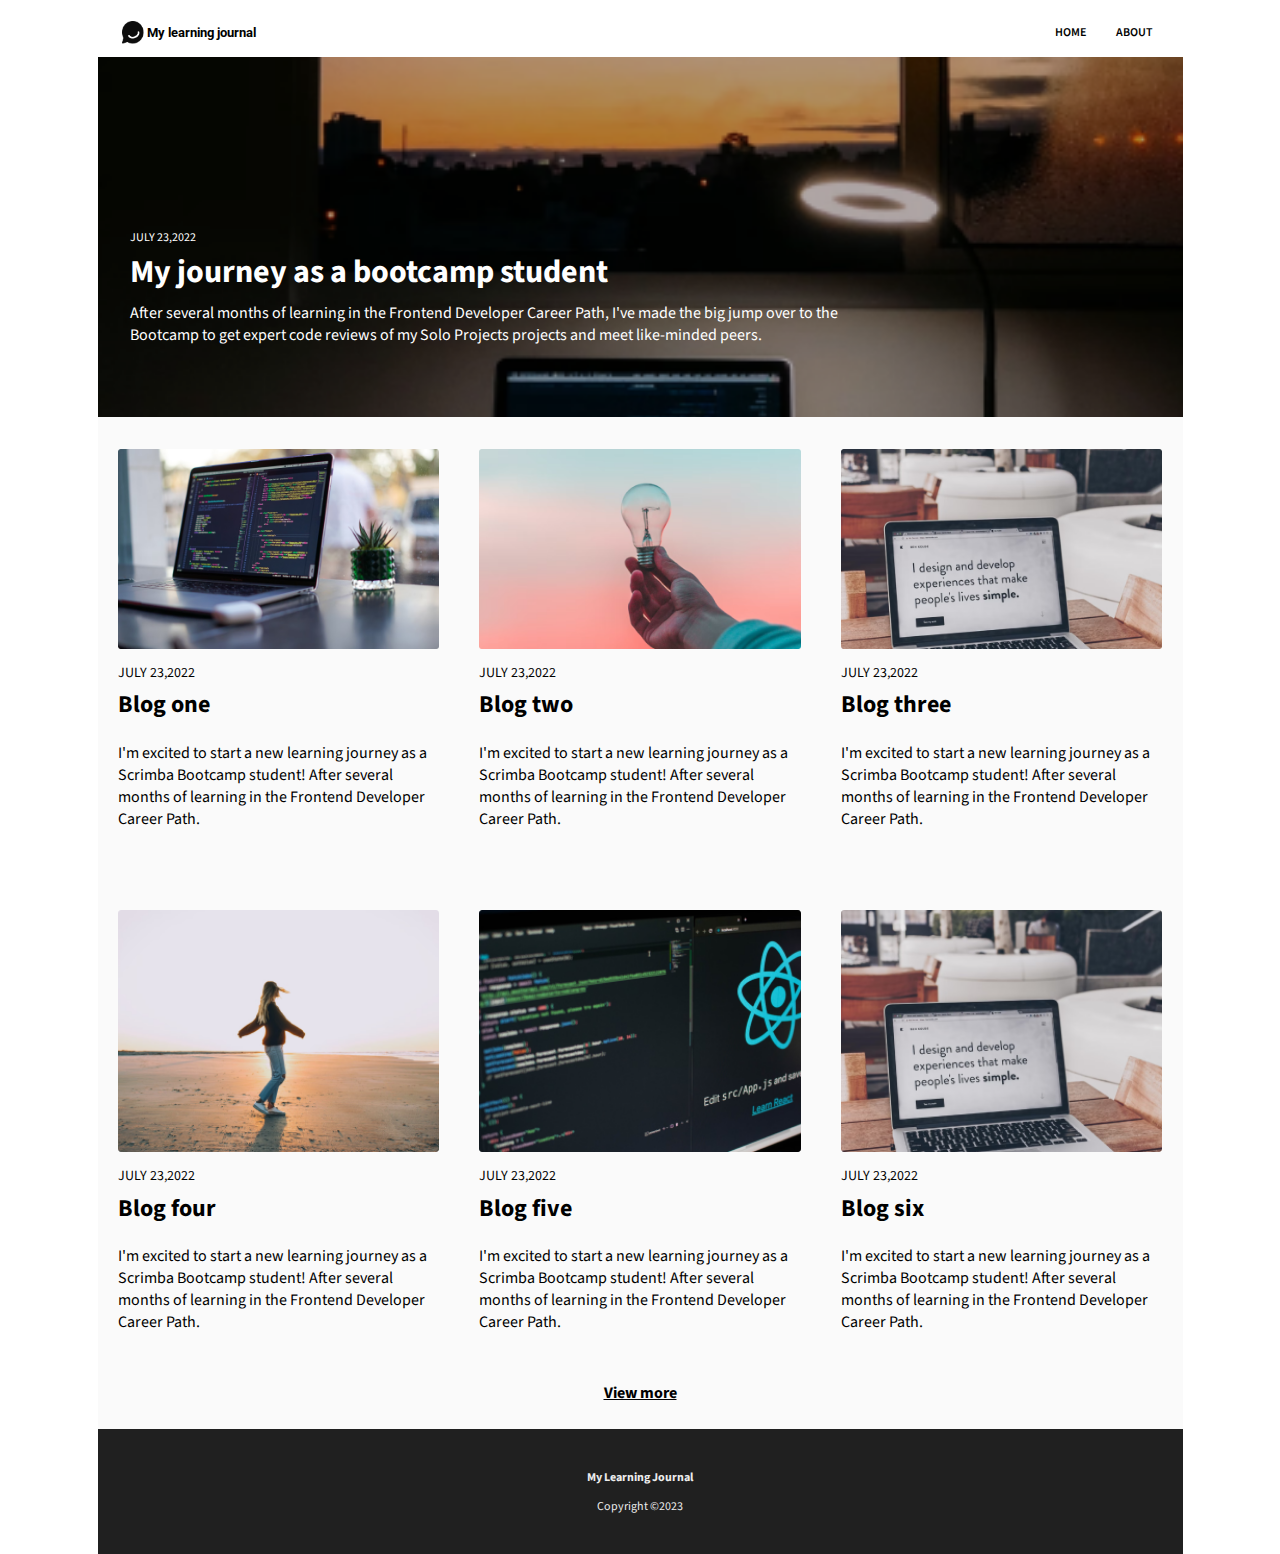
<file: index.html>
<!DOCTYPE html>
<html lang="en">
  <head>
    <meta charset="UTF-8" />
    <meta http-equiv="X-UA-Compatible" content="IE=edge" />
    <meta name="viewport" content="width=device-width, initial-scale=1.0" />
    <link href="style.css" rel="stylesheet" />
    <link rel="preconnect" href="https://fonts.googleapis.com" />
    <link rel="preconnect" href="https://fonts.gstatic.com" crossorigin />
    <link
      href="https://fonts.googleapis.com/css2?family=Roboto:ital,wght@0,100;0,300;0,400;0,500;0,700;0,900;1,100;1,300;1,400;1,500;1,700;1,900&family=Source+Sans+Pro:ital,wght@0,200;0,300;0,400;0,600;0,700;0,900;1,200;1,300;1,400;1,600;1,700;1,900&display=swap"
      rel="stylesheet"
    />
    <title>Document</title>
  </head>
  <body>
    <header class="header--container">
      <div class="header--line">
        <img src="./images/image 17.png" alt="logo" />
        <h3>My learning journal</h3>
      </div>
      <nav>
        <ul class="navbar">
          <li><a href="index.html">Home</a></li>
          <li><a href="about.html">About</a></li>
        </ul>
      </nav>
    </header>
    <main>
      <hero class="hero">
        <article class="article--featured">
          <p class="article--featured--date">July 23,2022</p>
          <h1 class="article--featured--title">
            <a href="featured.html">My journey as a bootcamp student</a>
          </h1>
          <p class="article--featured--intro">
            After several months of learning in the Frontend Developer Career
            Path, I've made the big jump over to the Bootcamp to get expert code
            reviews of my Solo Projects projects and meet like-minded peers.
          </p>
        </article>
      </hero>
      <section class="articles--container">
        <article class="article--recent">
          <img src="./images/article-image-03.png" />
          <p class="article--date">July 23,2022</p>
          <h2 class="article--title">Blog one</h2>
          <p class="article--intro">
            I'm excited to start a new learning journey as a Scrimba Bootcamp
            student! After several months of learning in the Frontend Developer
            Career Path.
          </p>
        </article>
        <article class="article--recent">
          <img src="./images/article-image-02.png" />
          <p class="article--date">July 23,2022</p>
          <h2 class="article--title">Blog two</h2>
          <p class="article--intro">
            I'm excited to start a new learning journey as a Scrimba Bootcamp
            student! After several months of learning in the Frontend Developer
            Career Path.
          </p>
        </article>
        <article class="article--recent">
          <img src="./images/article-image-01.png" />
          <p class="article--date">July 23,2022</p>
          <h2 class="article--title">Blog three</h2>
          <p class="article--intro">
            I'm excited to start a new learning journey as a Scrimba Bootcamp
            student! After several months of learning in the Frontend Developer
            Career Path.
          </p>
        </article>
        <article class="article--recent">
          <img src="./images/blog-image-03.png" />
          <p class="article--date">July 23,2022</p>
          <h2 class="article--title">Blog four</h2>
          <p class="article--intro">
            I'm excited to start a new learning journey as a Scrimba Bootcamp
            student! After several months of learning in the Frontend Developer
            Career Path.
          </p>
        </article>
        <article class="article--recent">
          <img src="./images/blog-image-01.png" />
          <p class="article--date">July 23,2022</p>
          <h2 class="article--title">Blog five</h2>
          <p class="article--intro">
            I'm excited to start a new learning journey as a Scrimba Bootcamp
            student! After several months of learning in the Frontend Developer
            Career Path.
          </p>
        </article>
        <article class="article--recent">
          <img src="./images/blog-image-02.png" />
          <p class="article--date">July 23,2022</p>
          <h2 class="article--title">Blog six</h2>
          <p class="article--intro">
            I'm excited to start a new learning journey as a Scrimba Bootcamp
            student! After several months of learning in the Frontend Developer
            Career Path.
          </p>
        </article>
      </section>
      <div class="view--more"><a href="#">View more</a></div>
    </main>
    <footer>
      <p><strong>My Learning Journal</strong></p>
      <p>Copyright ©2023</p>
    </footer>
  </body>
</html>
</file>
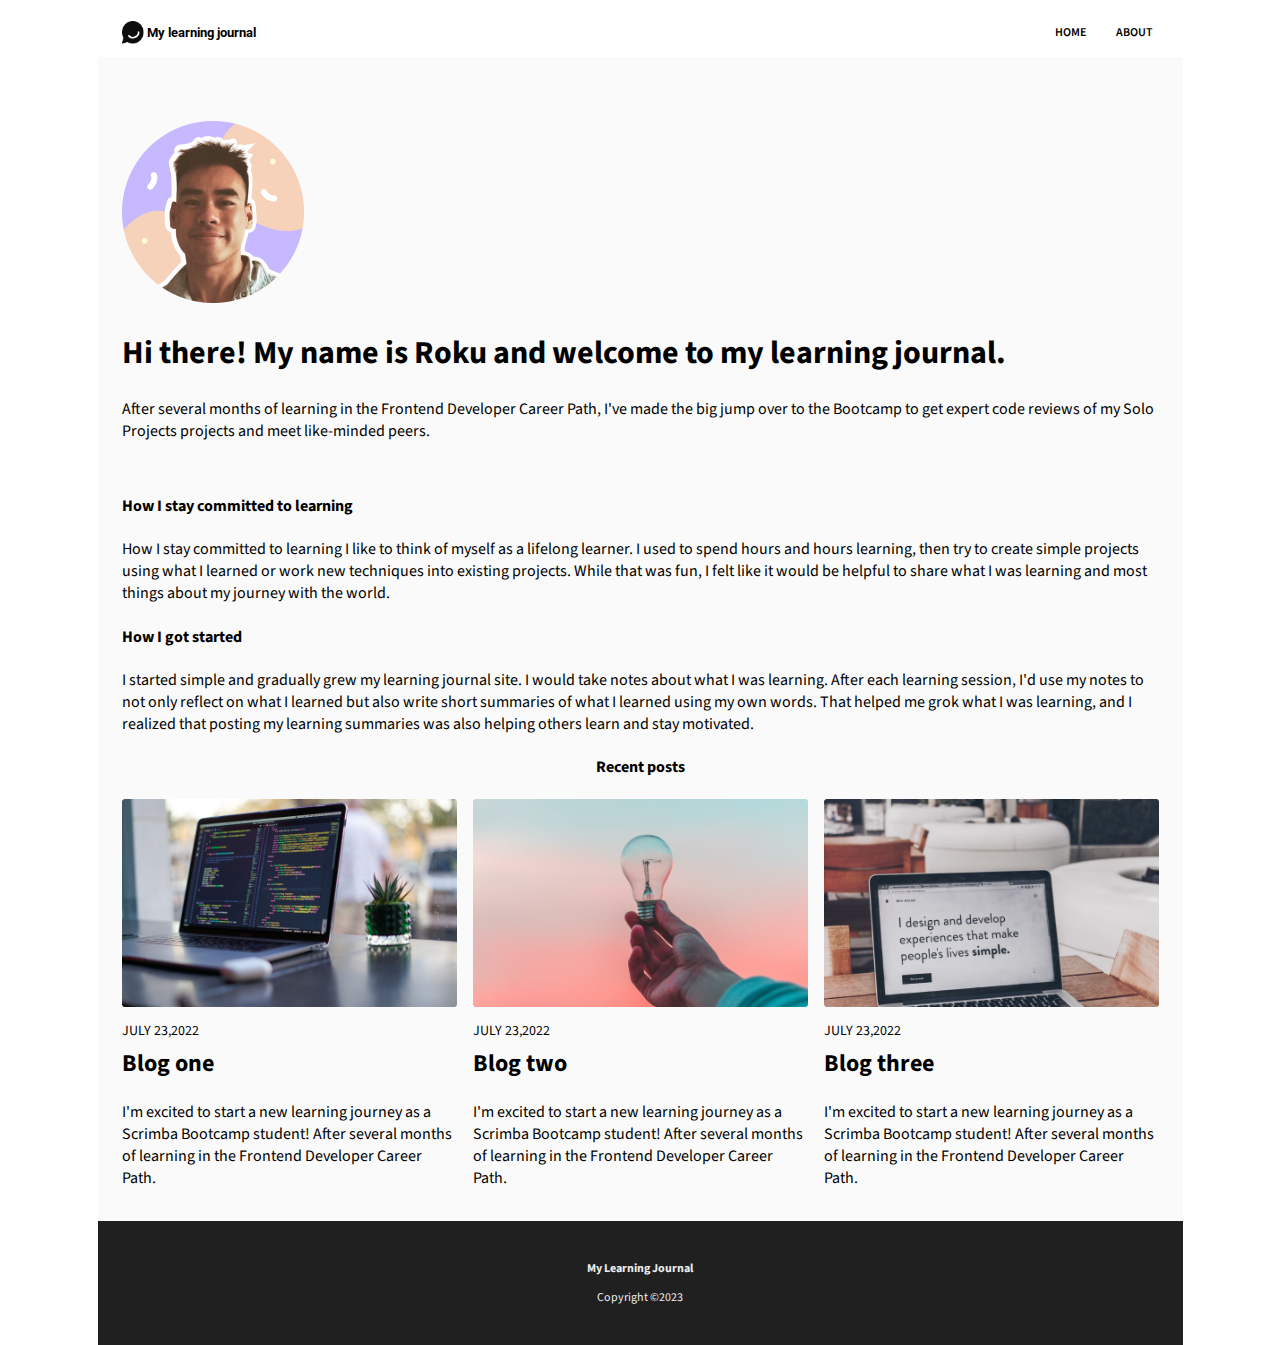
<file: about.html>
<!DOCTYPE html>
<html lang="en">
  <head>
    <meta charset="UTF-8" />
    <meta http-equiv="X-UA-Compatible" content="IE=edge" />
    <meta name="viewport" content="width=device-width, initial-scale=1.0" />
    <link href="style.css" rel="stylesheet" />
    <link rel="preconnect" href="https://fonts.googleapis.com" />
    <link rel="preconnect" href="https://fonts.gstatic.com" crossorigin />
    <link
      href="https://fonts.googleapis.com/css2?family=Roboto:ital,wght@0,100;0,300;0,400;0,500;0,700;0,900;1,100;1,300;1,400;1,500;1,700;1,900&family=Source+Sans+Pro:ital,wght@0,200;0,300;0,400;0,600;0,700;0,900;1,200;1,300;1,400;1,600;1,700;1,900&display=swap"
      rel="stylesheet"
    />
    <title>Document</title>
  </head>
  <body class="container--read">
    <header class="header--container">
      <div class="header--line">
        <img src="./images/image 17.png" alt="logo" />
        <h3>My learning journal</h3>
      </div>
      <nav>
        <ul class="navbar">
          <li><a href="index.html">Home</a></li>
          <li><a href="about.html">About</a></li>
        </ul>
      </nav>
    </header>
    <main class="container about--me--container">


    <hero class="about--me--hero">
        <img src="images/image 18.png" alt="profile picture of me" />
        <h1 class="about--me--title">
            Hi there! My name is Roku and welcome to my learning journal.
        </h1>
        <article class="article--read--featured">
            <p class="article--featured--intro">
            After several months of learning in the Frontend Developer Career
            Path, I've made the big jump over to the Bootcamp to get expert code
            reviews of my Solo Projects projects and meet like-minded peers.
            </p>

    </hero>
      
        <h4>How I stay committed to learning</h4>
        <p>
          How I stay committed to learning I like to think of myself as a
          lifelong learner. I used to spend hours and hours learning, then try
          to create simple projects using what I learned or work new techniques
          into existing projects. While that was fun, I felt like it would be
          helpful to share what I was learning and most things about my journey
          with the world.
        </p>
        <h4>How I got started</h4>
        <p>
          I started simple and gradually grew my learning journal site. I would
          take notes about what I was learning. After each learning session, I'd
          use my notes to not only reflect on what I learned but also write
          short summaries of what I learned using my own words. That helped me
          grok what I was learning, and I realized that posting my learning
          summaries was also helping others learn and stay motivated.
        </p>
      </article>

      <section>
        <h4>Recent posts</h4>
        <div class="recent--posts">
          <article class="article--recent--read">
            <img src="./images/article-image-03.png" />
            <p class="article--date">July 23,2022</p>
            <h2 class="article--title">Blog one</h2>
            <p class="article--intro">
              I'm excited to start a new learning journey as a Scrimba Bootcamp
              student! After several months of learning in the Frontend
              Developer Career Path.
            </p>
          </article>
          <article class="article--recent--read">
            <img src="./images/article-image-02.png" />
            <p class="article--date">July 23,2022</p>
            <h2 class="article--title">Blog two</h2>
            <p class="article--intro">
              I'm excited to start a new learning journey as a Scrimba Bootcamp
              student! After several months of learning in the Frontend
              Developer Career Path.
            </p>
          </article>
          <article class="article--recent--read">
            <img src="./images/article-image-01.png" />
            <p class="article--date">July 23,2022</p>
            <h2 class="article--title">Blog three</h2>
            <p class="article--intro">
              I'm excited to start a new learning journey as a Scrimba Bootcamp
              student! After several months of learning in the Frontend
              Developer Career Path.
            </p>
          </article>
        </div>
      </section>
    </main>
    <footer>
      <p><strong>My Learning Journal</strong></p>
      <p>Copyright ©2023</p>
    </footer>
  </body>
</html>
</file>
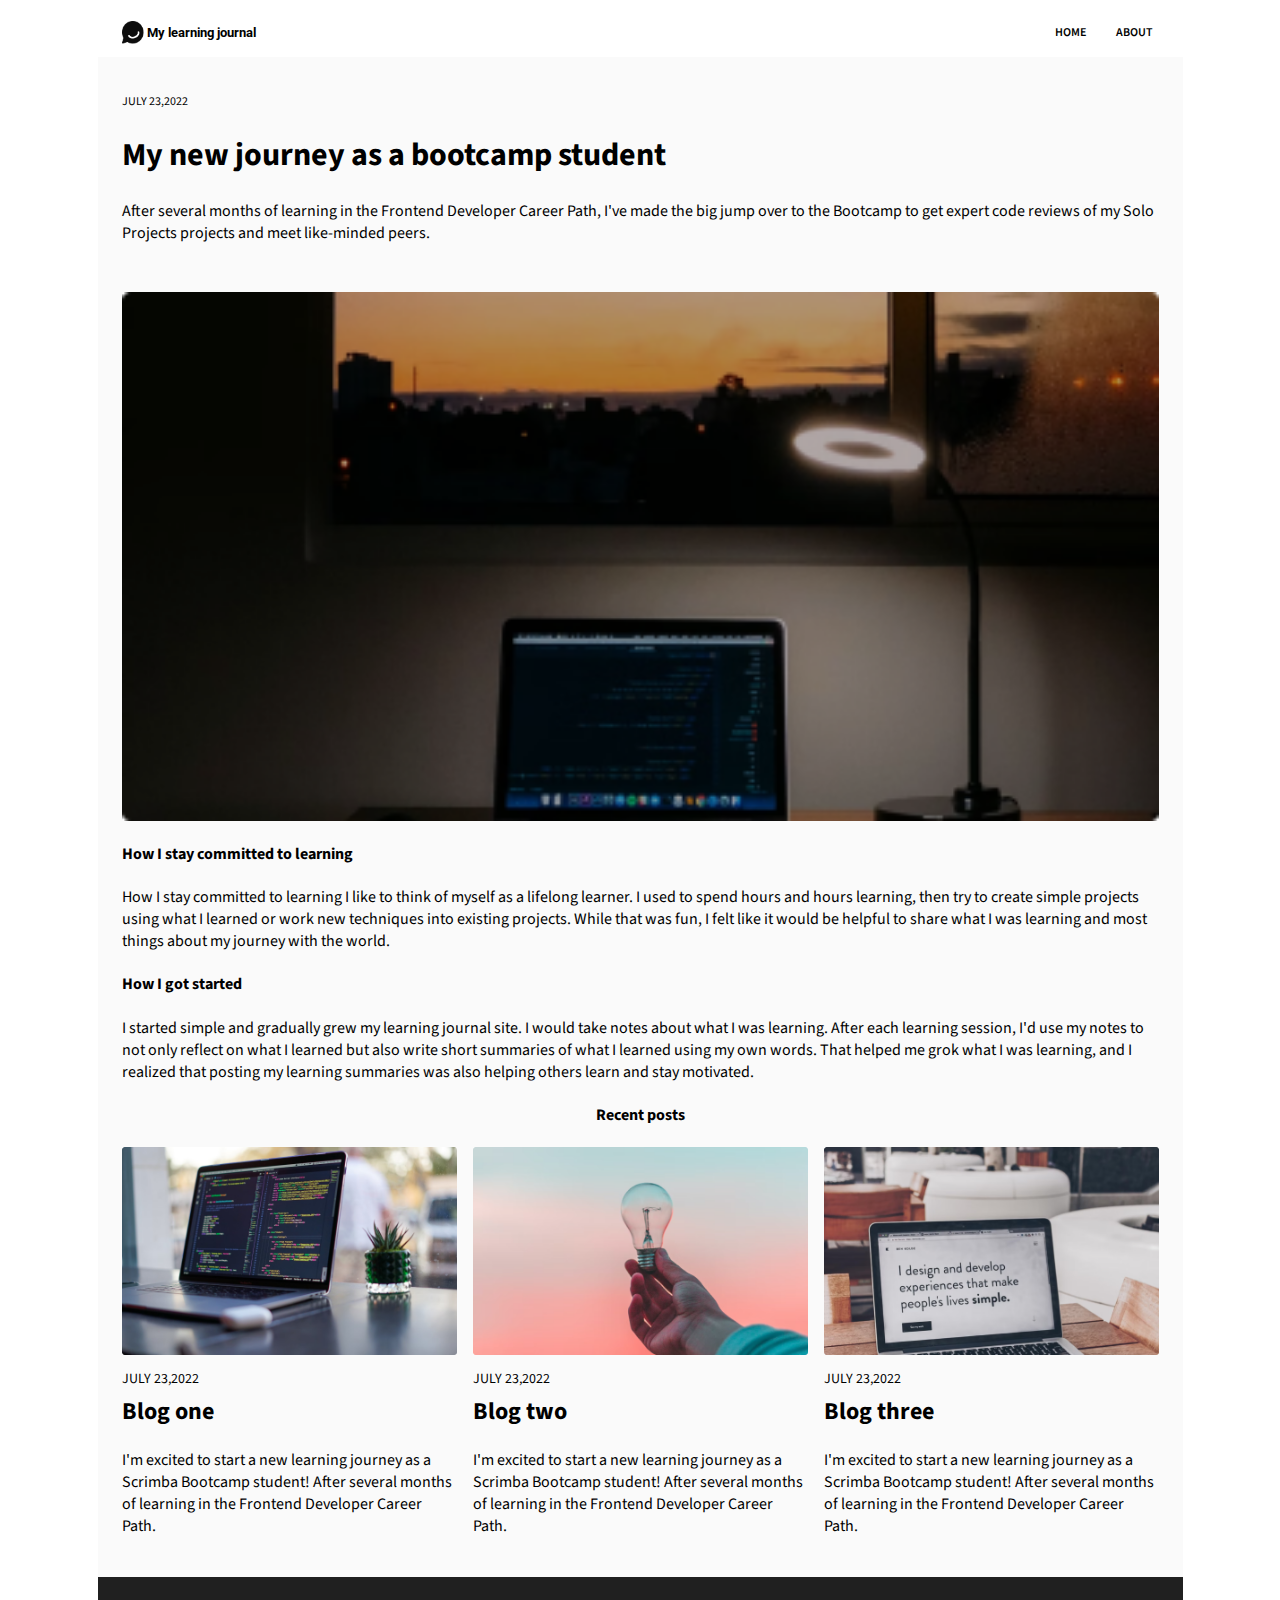
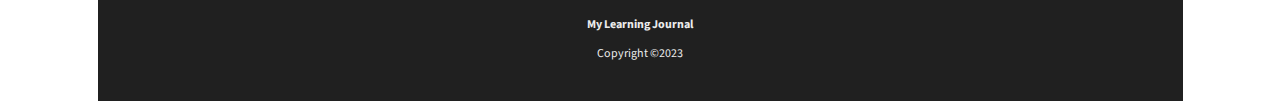
<file: featured.html>
<!DOCTYPE html>
<html lang="en">
  <head>
    <meta charset="UTF-8" />
    <meta http-equiv="X-UA-Compatible" content="IE=edge" />
    <meta name="viewport" content="width=device-width, initial-scale=1.0" />
    <link href="style.css" rel="stylesheet" />
    <link rel="preconnect" href="https://fonts.googleapis.com" />
    <link rel="preconnect" href="https://fonts.gstatic.com" crossorigin />
    <link
      href="https://fonts.googleapis.com/css2?family=Roboto:ital,wght@0,100;0,300;0,400;0,500;0,700;0,900;1,100;1,300;1,400;1,500;1,700;1,900&family=Source+Sans+Pro:ital,wght@0,200;0,300;0,400;0,600;0,700;0,900;1,200;1,300;1,400;1,600;1,700;1,900&display=swap"
      rel="stylesheet"
    />
    <title>Document</title>
  </head>
  <body class="container--read">
    <header class="header--container">
      <div class="header--line">
        <img src="./images/image 17.png" alt="logo" />
        <h3>My learning journal</h3>
      </div>
      <nav>
        <ul class="navbar">
          <li><a href="index.html">Home</a></li>
          <li><a href="about.html">About</a></li>
        </ul>
      </nav>
    </header>
    <main class="container container--read--post">
      <article class="article--read--featured">
        <p class="article--featured--date">July 23,2022</p>
        <h1 class="article--read--featured--title">
          My new journey as a bootcamp student
        </h1>
        <p class="article--featured--intro">
          After several months of learning in the Frontend Developer Career
          Path, I've made the big jump over to the Bootcamp to get expert code
          reviews of my Solo Projects projects and meet like-minded peers.
        </p>
        <img
          src="images/article-image.png"
          alt="window view with laptop on desk by night"
        />
        <h4>How I stay committed to learning</h4>
        <p>
          How I stay committed to learning I like to think of myself as a
          lifelong learner. I used to spend hours and hours learning, then try
          to create simple projects using what I learned or work new techniques
          into existing projects. While that was fun, I felt like it would be
          helpful to share what I was learning and most things about my journey
          with the world.
        </p>
        <h4>How I got started</h4>
        <p>
          I started simple and gradually grew my learning journal site. I would
          take notes about what I was learning. After each learning session, I'd
          use my notes to not only reflect on what I learned but also write
          short summaries of what I learned using my own words. That helped me
          grok what I was learning, and I realized that posting my learning
          summaries was also helping others learn and stay motivated.
        </p>
      </article>

      <section>
        <h4>Recent posts</h4>
        <div class="recent--posts">
          <article class="article--recent--read">
            <img src="./images/article-image-03.png" />
            <p class="article--date">July 23,2022</p>
            <h2 class="article--title">Blog one</h2>
            <p class="article--intro">
              I'm excited to start a new learning journey as a Scrimba Bootcamp
              student! After several months of learning in the Frontend
              Developer Career Path.
            </p>
          </article>
          <article class="article--recent--read">
            <img src="./images/article-image-02.png" />
            <p class="article--date">July 23,2022</p>
            <h2 class="article--title">Blog two</h2>
            <p class="article--intro">
              I'm excited to start a new learning journey as a Scrimba Bootcamp
              student! After several months of learning in the Frontend
              Developer Career Path.
            </p>
          </article>
          <article class="article--recent--read">
            <img src="./images/article-image-01.png" />
            <p class="article--date">July 23,2022</p>
            <h2 class="article--title">Blog three</h2>
            <p class="article--intro">
              I'm excited to start a new learning journey as a Scrimba Bootcamp
              student! After several months of learning in the Frontend
              Developer Career Path.
            </p>
          </article>
        </div>
      </section>
    </main>
    <footer>
      <p><strong>My Learning Journal</strong></p>
      <p>Copyright ©2023</p>
    </footer>
  </body>
</html>
</file>
<file: style.css>
* {
  box-sizing: border-box;
}

html,
body {
  margin: 0 auto;
  font-family: "Source Sans Pro", sans-serif;
  max-width: 1085px;
}

/************** 
LAYOUT ************/

header {
  display: flex;
  justify-content: space-between;
}

.hero {
  height: 30%;
  display: inline-block;
}
.header--container {
  margin: 0.5em 1.5em 0em;
  align-items: center;
  grid-area: header;
}
header img {
  width: 2 1.43rem;
  height: 1.43rem;
  align-self: center;
}

nav ul,
.header--line {
  display: flex;
}

nav ul {
  justify-content: end;
}

.header--line {
  justify-content: start;
}

.article--featured {
  background-image: url("./images/article-image-hero.png");
  background-repeat: no-repeat;
  background-size: cover;
  height: 30vh;
}

.article--featured--title > a {
  text-decoration: none;
  color: white;
  margin-top: 0;
}

.article--recent img {
  width: 100%;
  object-fit: cover;
  text-align: center;
  display: block;
  margin: 0 auto;
}

.articles--container {
  display: grid;
  grid-template-columns: repeat(auto-fill, minmax(320px, 1fr));
  margin: 0;
}

footer {
  background-color: #202020;
  padding: 1.7em 0;
  text-align: center;
}

/************** 
TYPOGRAPHY ************/

.navbar > li > a {
  color: #000;
  text-decoration: none;
}

li {
  list-style: none;
  text-transform: uppercase;
  margin-left: 1.5em;
  padding: 0 0.5em;
  font-size: 0.75rem;
  font-weight: 600;
}

.header--line h3 {
  padding: 0.2em;
  font-family: "Roboto", sans-serif;
  font-size: 0.84rem;
  font-weight: 700;
}

.article--featured p,
.article--featured h1 {
  color: #fff;
  /* margin: 0 1.25em; */
}

.article--featured h1 {
  font-weight: 700;
  font-size: 2rem;
  margin: 0 auto;
}

h2 {
  font-size: 1.5rem;
  font-weight: 700;
  margin-top: 0.2em;
}
.article--featured--date {
  font-size: 0.75rem;
  line-height: 1.5;
  text-transform: uppercase;
  margin-bottom: 0.2em;
}

.article--featured--intro {
  margin-top: 0.4em;
}

.article--recent {
  margin: 2em 1.25em;
}

.article--date {
  font-weight: 400;
  font-size: 0.875rem;
  text-transform: uppercase;
  margin-bottom: 0;
}

.view--more > a {
  display: block;
  text-align: center;
  padding-bottom: 1.5em;
  color: #000;
  font-weight: 700;
  font-size: 1rem;
  line-height: 1.5;
}

footer p {
  font-size: 0.75rem;
  color: #ececec;
}

/************** 
MEDIA QUERIES ************/

@media (min-width: 570px) {
  .article--featured > p {
    text-align: start;
    max-width: 70%;
    vertical-align: sub;
  }
  .container--read--post {
    margin: 0;
  }
  .article--featured {
    height: 40vh;
    padding-left: 2em;
    padding-top: 10em;
  }

  .article--featured--intro {
    padding-bottom: 2em;
  }
  .view--more > a {
    background-color: #fafafa;
  }
}

/********************************************************************** FEATURED.HTML******************************************************************************

/************** 
LAYOUT ************/

.article--read--featured > img {
  display: block;
  margin: 0 auto;
  text-align: center;
  width: 90%;
  object-fit: cover;
}

.container--read--post {
  margin: 0;
  padding: 1.5em;
}

.article--read--featured > img {
  width: 100%;
}

.recent--posts {
  margin: 0;
  display: grid;
  grid-template-columns: repeat(auto-fit, minmax(250px, 1fr));
  gap: 1em;
}

section > h4 {
  text-align: center;
}

.article--recent--read > img {
  display: block;
  text-align: center;
  margin: 0 auto;
  width: 100%;
}

.about--me--container {
  padding: 1em 1.5em;
}

.about--me--hero > img {
  margin-top: 1.5em;
}

/********************************************************************** ABOUTME.HTML******************************************************************************/

@media (min-width: 570px) {
  .about--me--hero > img {
    margin-top: 3em;
  }

  main {
    margin: 0;
    padding: 0;
    background-color: #fafafa;
  }
}
</file>
